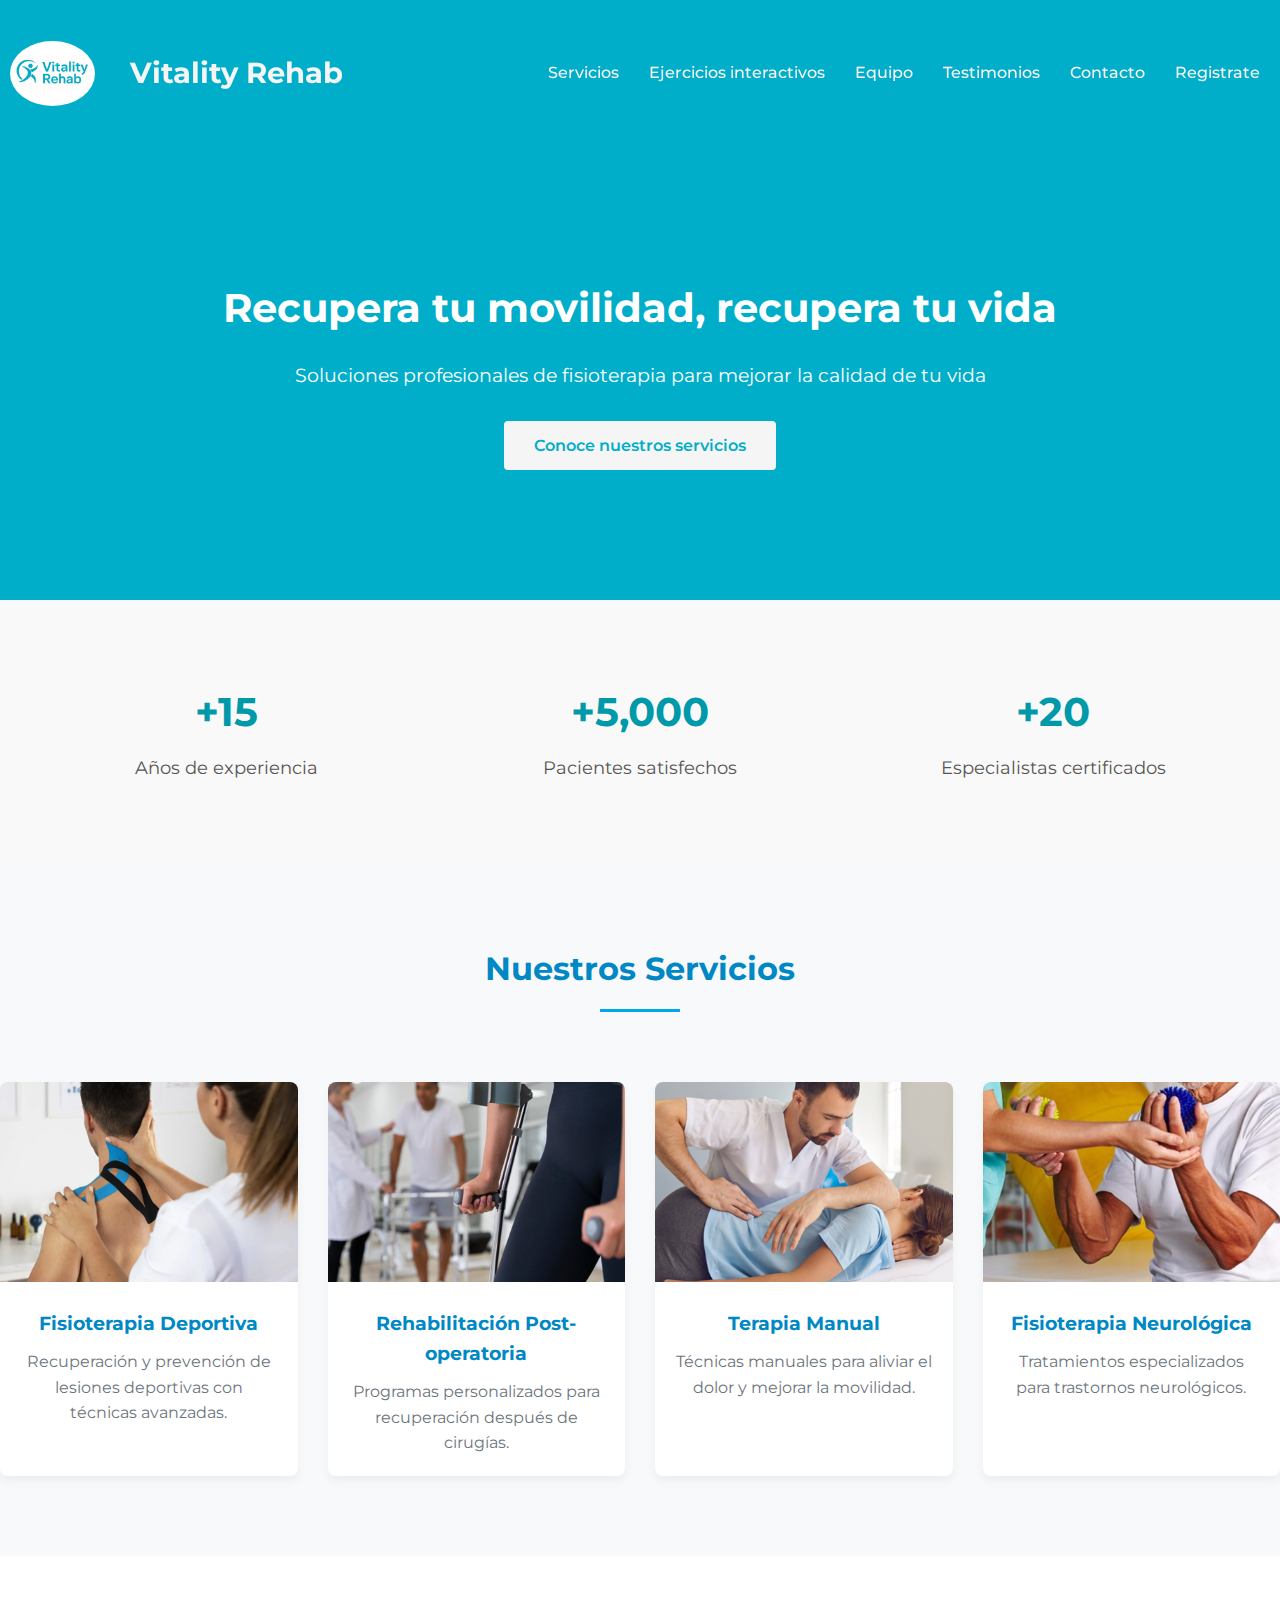
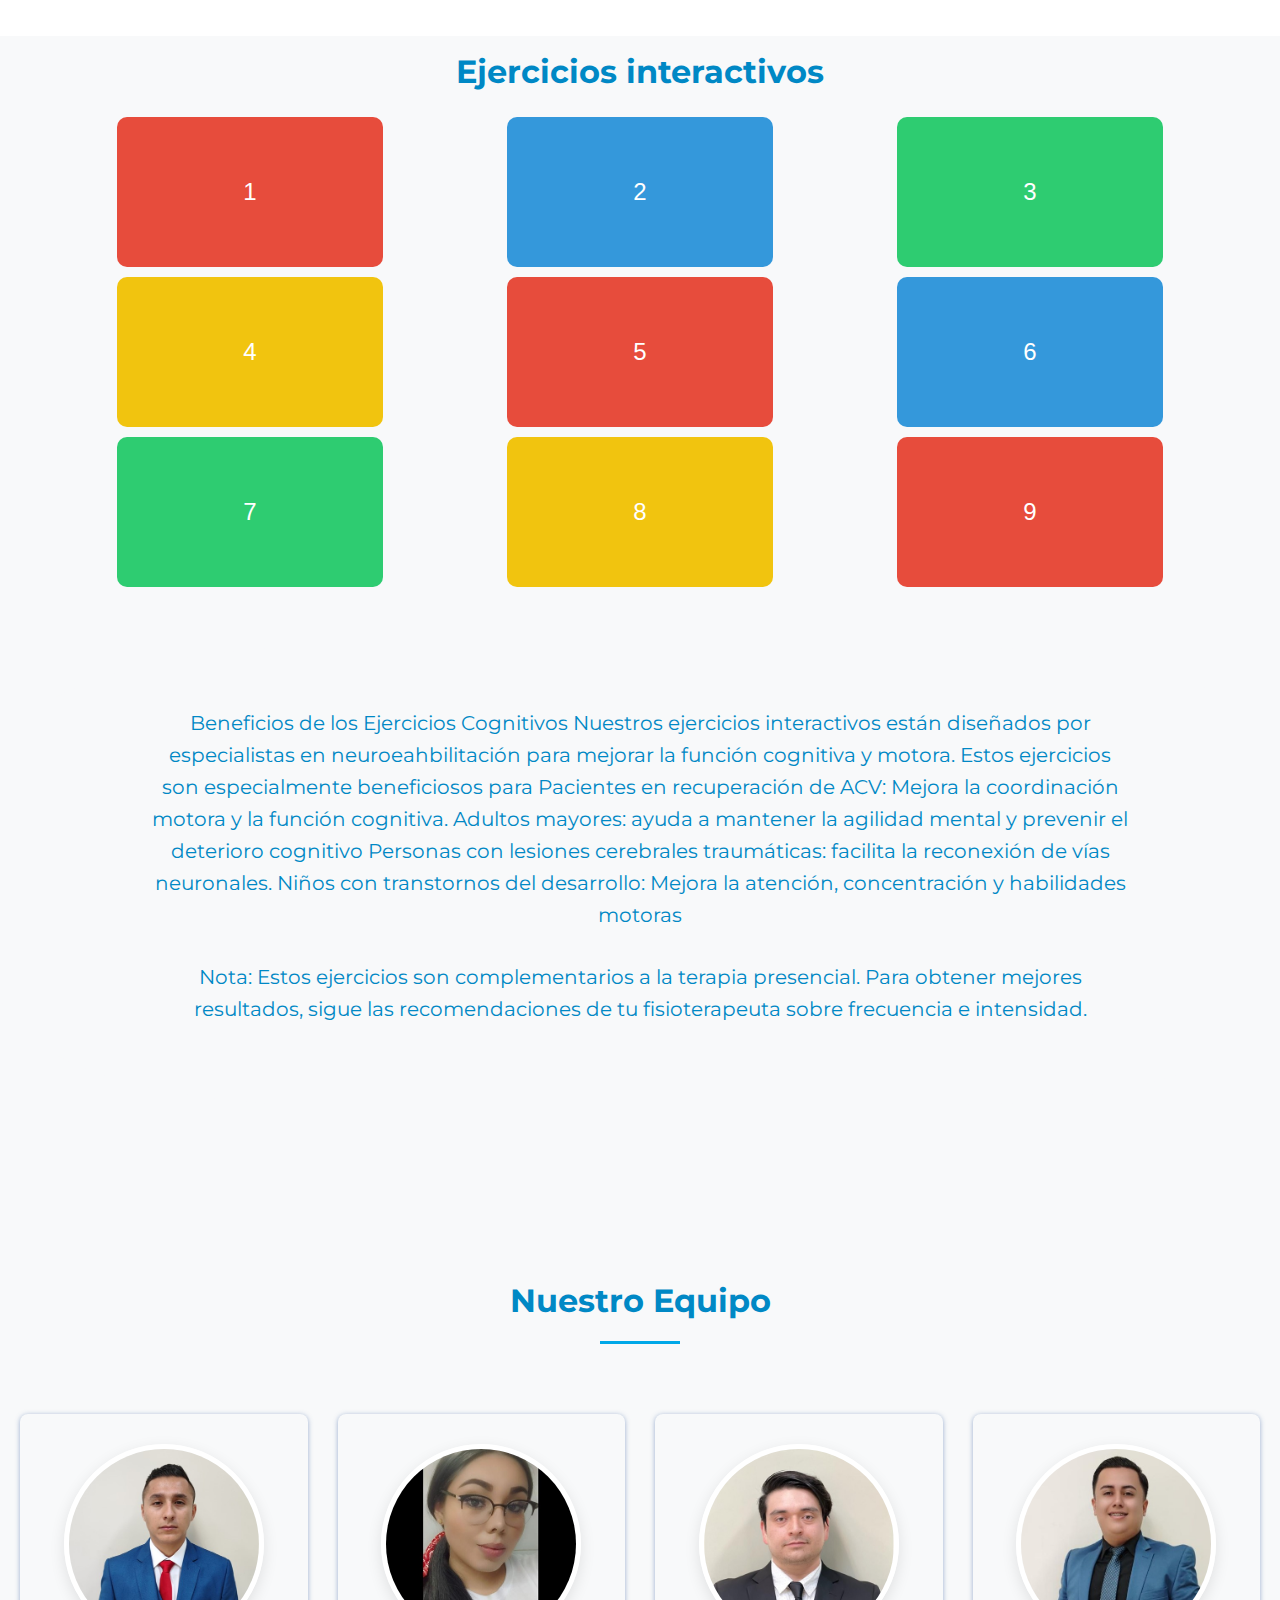
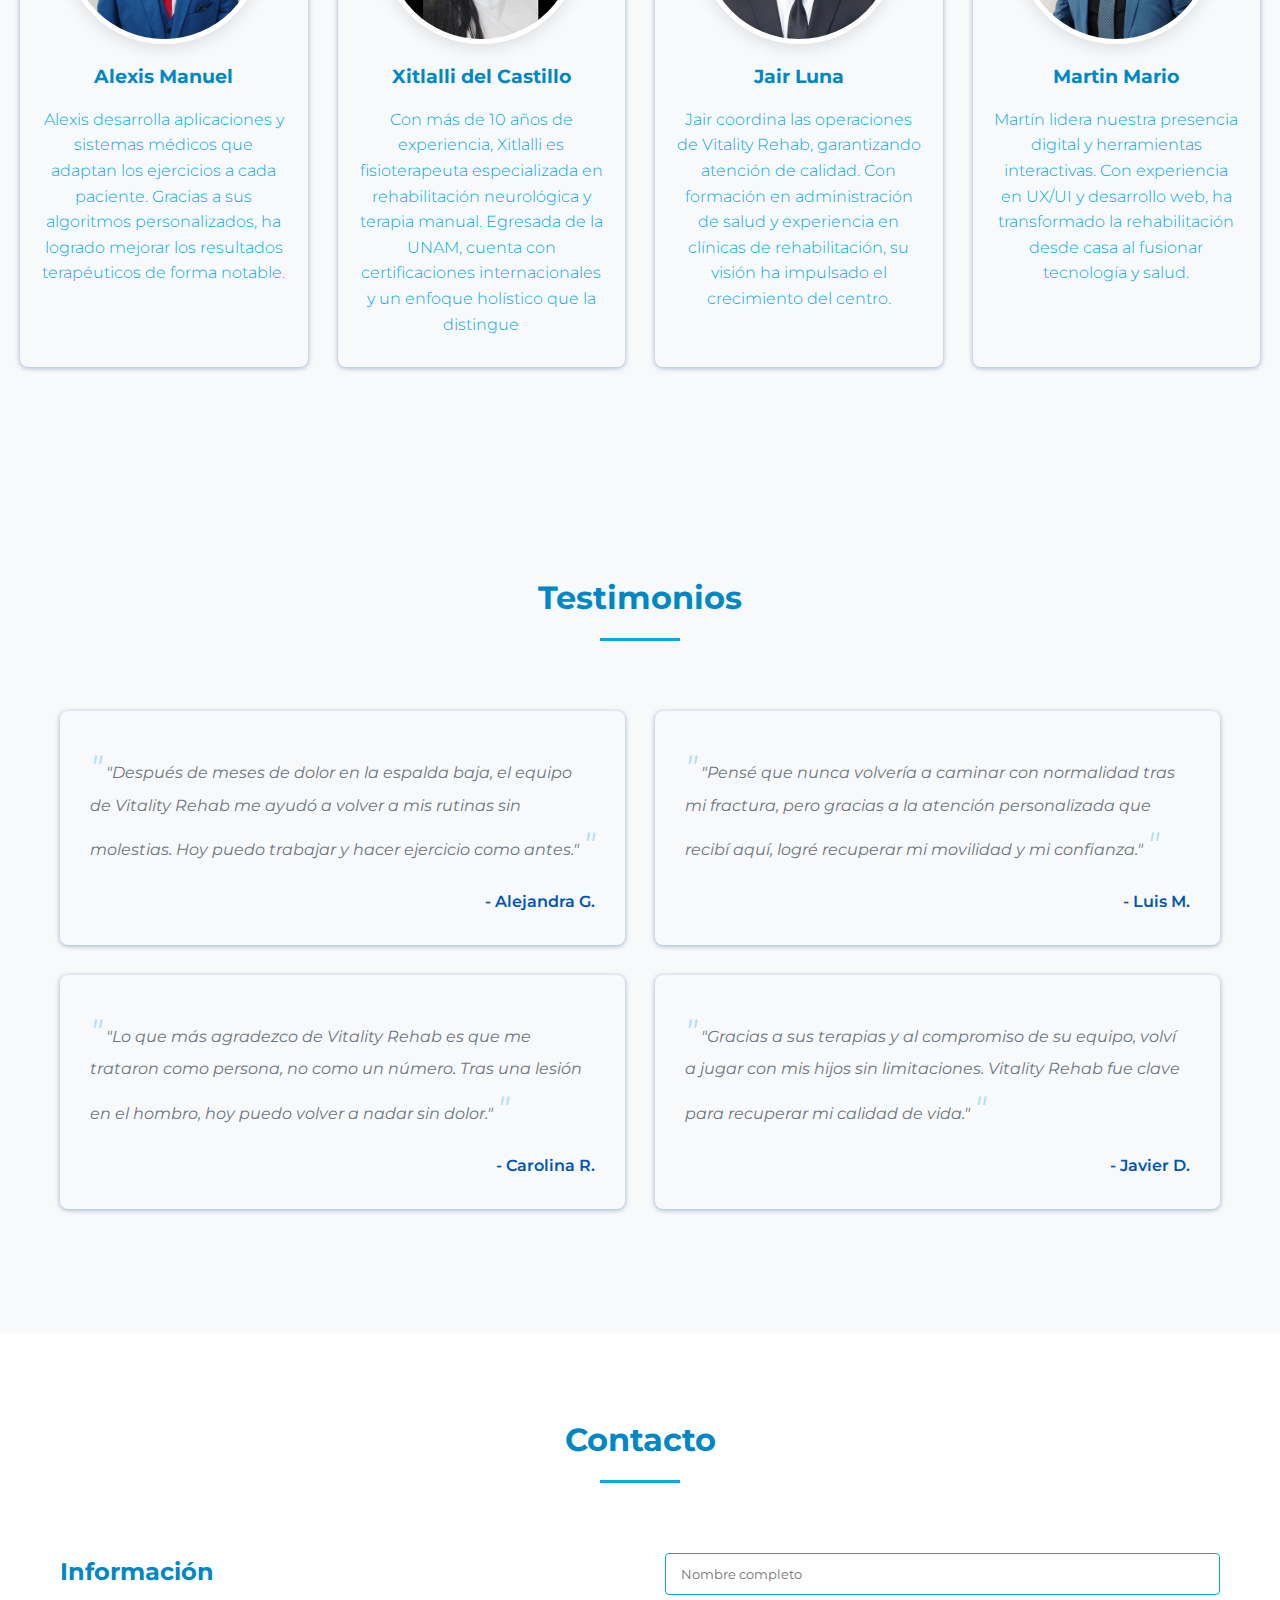
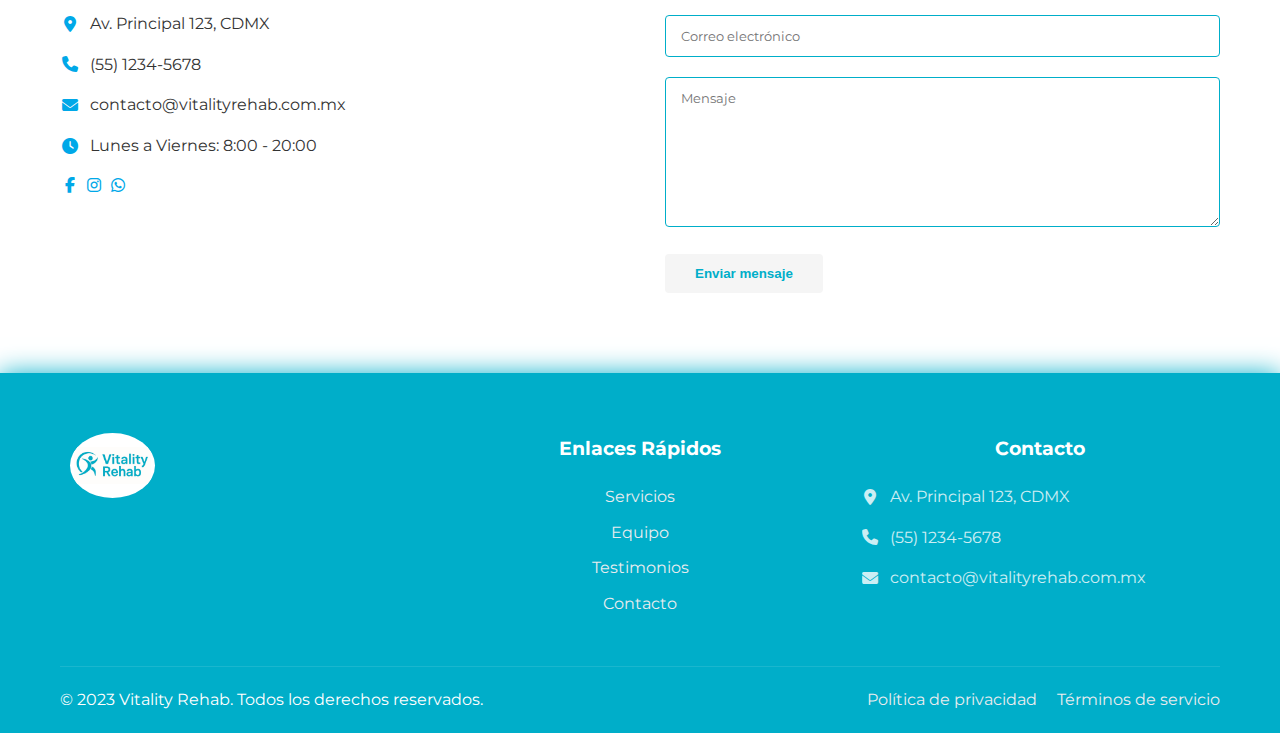
<file: index.html>
<!DOCTYPE html>
<html lang="es">
<head>
    <meta charset="UTF-8">
    <meta name="viewport" content="width=device-width, initial-scale=1.0">
    <meta http-equiv="Cache-Control" content="no-cache, no-store, must-revalidate">
    <meta http-equiv="Pragma" content="no-cache">
    <meta http-equiv="Expires" content="0">
    <title>Vitality Rehab - Centro de Rehabilitación Especializado</title>
    <link href="https://fonts.googleapis.com/css2?family=Montserrat:wght@400;500;600;700&display=swap" rel="stylesheet">
    <link rel="stylesheet" href="https://cdnjs.cloudflare.com/ajax/libs/font-awesome/6.5.0/css/all.min.css">
    <link rel="stylesheet" href="/styles.css?v=1.1">
</head>
<body>
    <header class="header">
        <div class="container-header">

            <div class="main-nav">
                <div class="logo">
                    <img src="img/Logo.png" class="logo">
                </div>
                <div>
                    <h1>Vitality Rehab</h1>
                </div>
                <nav class="main-nav-services">
                    <a href="#servicios">Servicios</a>
                    <a href="#interactive">Ejercicios interactivos</a>
                    <a href="#equipo">Equipo</a>
                    <a href="#testimonios">Testimonios</a>
                    <a href="#contacto">Contacto</a>
                    <a href="login.html" class="btn-login">Registrate</a>
                </nav>
            </div>
            
        </div>
    </header>

    <section class="hero" >
        <div class="container">
            <h2>Recupera tu movilidad, recupera tu vida</h2>
            <p>Soluciones profesionales de fisioterapia para mejorar la calidad de tu vida</p>
            <a href="#servicios" class="btn-primary">Conoce nuestros servicios</a>
        </div>
    </section>

    <section id="calification">
        <div class="container-calification">
          <div class="stat">
            <h2>+15</h2>
            <p>Años de experiencia</p>
          </div>
          <div class="stat">
            <h2>+5,000</h2>
            <p>Pacientes satisfechos</p>
          </div>
          <div class="stat">
            <h2>+20</h2>
            <p>Especialistas certificados</p>
          </div>
        </div>
      </section>
      
    <section id="servicios" class="services">
        <div class="container-services">
            <h2 class="section-title">Nuestros Servicios</h2>
            <div class="services-grid">
                <div id="servicios-card" class="service-card">
                    <img src="img/fisioterapia-deportiva.png" alt="Fisioterapia Deportiva"> 
                    <h3>Fisioterapia Deportiva</h3>
                    <p>Recuperación y prevención de lesiones deportivas con técnicas avanzadas.</p>
                </div>
                <div class="service-card">
                    <img src="img/rehabilitacion-postoperatoria.png" alt="Rehabilitación Postoperatoria"> 
                    <h3>Rehabilitación Post-operatoria</h3>
                    <p>Programas personalizados para recuperación después de cirugías.</p>
                </div>
                <div class="service-card">
                     <img src="img/terapia-manual.png" alt="Terapia Manual">
                    <h3>Terapia Manual</h3>
                    <p>Técnicas manuales para aliviar el dolor y mejorar la movilidad.</p>
                </div>
                <div class="service-card">
                  <img src="img/fisioterapia-neurologica.jpg" alt="Fisioterapia Neurológica"> 
                    <h3>Fisioterapia Neurológica</h3>
                    <p>Tratamientos especializados para trastornos neurológicos.</p>
                </div>
            </div>
        </div>
    </section>

<section id="interactive" style="padding: 40px;">

</section>

    <section  class="interactive-grid">
        <div  class="container-interactive">
            <h2 class="section-title-interactive">Ejercicios interactivos</h2>
            <div class="interactive">

                <div  class="interactive-game">
                    <button class="red-button">1</button>
                    <button class="blue-button">2</button>
                    <button class="green-button">3</button>
                    <button class="yellow-button">4</button>
                    <button class="red-button">5</button>
                    <button class="blue-button">6</button>
                    <button class="green-button">7</button>
                    <button class="yellow-button">8</button>
                    <button class="red-button">9</button>
                </div>

                <div class="instruccions-game">
                    <p class="instruccions">Beneficios de los Ejercicios Cognitivos 
                        Nuestros ejercicios interactivos están diseñados por especialistas en neuroeahbilitación para mejorar la función cognitiva y motora. Estos ejercicios son especialmente beneficiosos para 
                        Pacientes en recuperación de ACV: Mejora la coordinación motora y la función cognitiva.
                        Adultos mayores: ayuda a mantener la agilidad mental y prevenir el deterioro cognitivo 
                        Personas con lesiones cerebrales traumáticas: facilita la reconexión de vías neuronales.
                        Niños con transtornos del desarrollo: Mejora la atención, concentración y habilidades motoras 
                        </p>
                    <p class="instruccions-note">
                        Nota: Estos ejercicios son complementarios a la terapia presencial. Para obtener mejores resultados, sigue las recomendaciones de tu fisioterapeuta sobre frecuencia e intensidad.
                    </p>
                </div>
        </div>
    </section>

    <section id="equipo" class="team">
        <div class="container-team">
            <h2 class="section-title">Nuestro Equipo</h2>
            <div class="team-grid">
                <div class="team-member">
                    <img src="img/Alexis.jpg" alt="Alexis Manuel">
                    <h3>Alexis Manuel</h3>
                    <p class="specialty">Alexis desarrolla aplicaciones y sistemas médicos que adaptan los ejercicios a cada paciente. Gracias a sus algoritmos personalizados, ha logrado mejorar los resultados terapéuticos de forma notable.
                    </p>
                </div>
                <div class="team-member">
                    <img src="img/Xitlali.jpg" alt="Xitlalli del Castillo"> 
                    <h3>Xitlalli del Castillo</h3>
                    <p class="specialty">Con más de 10 años de experiencia, Xitlalli es fisioterapeuta especializada en rehabilitación neurológica y terapia manual. Egresada de la UNAM, cuenta con certificaciones internacionales y un enfoque holístico que la distingue</p>
                </div>
                <div class="team-member">
                    <img src="img/Jair.jpg" alt="Jair Luna"> 
                    <h3>Jair Luna</h3>
                    <p class="specialty">Jair coordina las operaciones de Vitality Rehab, garantizando atención de calidad. Con formación en administración de salud y experiencia en clínicas de rehabilitación, su visión ha impulsado el crecimiento del centro.</p>
                </div>
                <div class="team-member">
                     <img src="img/Mario.jpg" alt="Martin Mario"> 
                     <h3>Martin Mario</h3>
                     <p class="specialty">Martín lidera nuestra presencia digital y herramientas interactivas. Con experiencia en UX/UI y desarrollo web, ha transformado la rehabilitación desde casa al fusionar tecnología y salud.</p>
                 </div>
                 
            </div>
        </div>
    </section>

    <section id="testimonios" class="testimonials">
        <div class="container">
            <h2 class="section-title">Testimonios</h2>
            <div class="testimonials-grid">
                <div class="testimonial">
                    <blockquote>
                        "Después de meses de dolor en la espalda baja, el equipo de Vitality Rehab me ayudó a volver a mis rutinas sin molestias. Hoy puedo trabajar y hacer ejercicio como antes."                    </blockquote>
                    <p class="author">- Alejandra G.</p>
                </div>
                <div class="testimonial">
                    <blockquote>
                        "Pensé que nunca volvería a caminar con normalidad tras mi fractura, pero gracias a la atención personalizada que recibí aquí, logré recuperar mi movilidad y mi confianza."                    </blockquote>
                    <p class="author">- Luis M.</p>
                </div>
            </div>
            <div class="testimonials-grid">
                <div class="testimonial">
                    <blockquote>
                        "Lo que más agradezco de Vitality Rehab es que me trataron como persona, no como un número. Tras una lesión en el hombro, hoy puedo volver a nadar sin dolor."                     </blockquote>
                    <p class="author">- Carolina R.</p>
                </div>
                <div class="testimonial">
                    <blockquote>
                        "Gracias a sus terapias y al compromiso de su equipo, volví a jugar con mis hijos sin limitaciones. Vitality Rehab fue clave para recuperar mi calidad de vida."                    </blockquote>
                    <p class="author">- Javier D.</p>
                </div>
            </div>
        </div>
    </section>

    <section id="contacto" class="contact">
        <div class="container">
            <h2 class="section-title">Contacto</h2>
            <div class="contact-grid">
                <div class="contact-info">
                    <h3>Información</h3>
                    <p><i class="fas fa-map-marker-alt"></i> Av. Principal 123, CDMX</p>
                    <p><i class="fas fa-phone"></i> (55) 1234-5678</p>
                    <p><i class="fas fa-envelope"></i> contacto@vitalityrehab.com.mx</p>
                    <p><i class="fas fa-clock"></i> Lunes a Viernes: 8:00 - 20:00</p>
                    <div class="social-links">
                        <a href="#"><i class="fab fa-facebook-f"></i></a>
                        <a href="#"><i class="fab fa-instagram"></i></a>
                        <a href="#"><i class="fab fa-whatsapp"></i></a>
                    </div>
                </div>
                <form class="contact-form">
                    <div class="form-group">
                        <input type="text" placeholder="Nombre completo" required>
                    </div>
                    <div class="form-group">
                        <input type="email" placeholder="Correo electrónico" required>
                    </div>
                    <div class="form-group">
                        <textarea placeholder="Mensaje" rows="5" required></textarea>
                    </div>
                    <button type="submit" class="btn-primary">Enviar mensaje</button>
                </form>
            </div>
        </div>
    </section>

    <footer class="footer">
        <div class="container">
            <div class="footer-content">
                <div class="logo">
                  <img src="img/Logo.png" alt="Vitality Rehab Logo">
                  
                </div>

                <div class="footer-links">
                    <h3>Enlaces Rápidos</h3>
                    <a href="#servicios">Servicios</a>
                    <a href="#equipo">Equipo</a>
                    <a href="#testimonios">Testimonios</a>
                    <a href="#contacto">Contacto</a>
                </div>
                <div class="footer-contact">
                    <h3>Contacto</h3>
                    <p><i class="fas fa-map-marker-alt"></i> Av. Principal 123, CDMX</p>
                    <p><i class="fas fa-phone"></i> (55) 1234-5678</p>
                    <p><i class="fas fa-envelope"></i> contacto@vitalityrehab.com.mx</p>
                </div>
            </div>
            <div class="footer-bottom">
                <p>&copy; 2023 Vitality Rehab. Todos los derechos reservados.</p>
                <div class="legal-links">
                    <a href="#">Política de privacidad</a>
                    <a href="#">Términos de servicio</a>
                </div>
            </div>
        </div>
    </footer>

    <link rel="stylesheet" href="https://cdnjs.cloudflare.com/ajax/libs/font-awesome/6.5.0/css/all.min.css">
    <script src="script.js?v=1.1"></script>
</body>
</html>
</file>
<file: styles.css>
:root {
    --primary-color: #0056b3;
    --secondary-color: #003366;
    --accent-color: #00a8e8;
    --light-color: #f8f9fa;
    --dark-color: #212529;
    --text-color: #333;
    --white: #ffffff;
    --gray: #6c757d;
    --light-gray: #e9ecef;
}

* {
    margin: 0;
    padding: 0;
    box-sizing: border-box;
}

body {
    font-family: 'Montserrat', sans-serif;
    color: var(--text-color);
    line-height: 1.6;
}

.container {
    width: 100%;
    max-width: 1200px;
    margin: 0 auto;
    padding: 0 20px;
}

/* Header Styles */
.header {
    background-color: #00AEC9;
    box-shadow: 0 1px 25px #00AEC9;
    position: sticky;
    top: 0;
    z-index: 100;
}

.container-header {
    padding: 30px 0;
}


.logo {
    width: 85px;
    height: 65px;
    border-radius: 50%;
    background-color: white;
    display: flex;
    justify-content: center;
    align-items: center;
    overflow: hidden;
    margin-left: 10px;
}

.logo img {
    width: 90%;
    height: 90%;
    object-fit: contain;
    margin-left: 0;
}


.header h1 {
    color: whitesmoke;
    font-size: 1.8rem;
    font-weight: 700;
    margin: 20px;
    margin-top: 20px;
    margin-left: 5px;
}

.header p {
    color: var(--light-color);
    font-size: 1rem;
    font-weight: 400;
    margin-top: 15px;
    margin-bottom: 20px;
    margin-left: 20px;
}


.main-nav {
    display: flex;
    gap: 30px;
    text-align: left;
    justify-content: flex-start;
    align-items: center;
}

.main-nav-services {
    display: flex;
    gap: 30px;
    text-align: right;
    position: absolute;
    right: 20px;
}

.main-nav-services a {
    display: flex;
    text-decoration: none;
    color: whitesmoke;
    font-weight: 500;
    transition: color 0.3s;
    align-items: center;

}

.main-nav-services a:hover {
    color: #0088c5;
}

.btn-login {
    background-color: #00AEC9;

    border-radius: 4px;
    font-weight: 600;
}

.btn-login:hover {
    color: var(--white);
}

/* Hero Section */
.hero {
    background-color: #00AEC9;
    background-size: cover;
    background-position: center;
    color: var(--white);
    padding: 130px 0;
    text-align: center;
}

.hero h2 {
    font-size: 2.5rem;
    margin-bottom: 20px;
    font-weight: 700;
}

.hero p {
    font-size: 1.2rem;
    margin-bottom: 30px;
}

.btn-primary {
    background-color: whitesmoke;
    color: #00AEC9;
    padding: 12px 30px;
    border: none;
    border-radius: 4px;
    font-weight: 600;
    text-decoration: none;
    display: inline-block;
    transition: background-color 0.3s;
}

.btn-primary:hover {
    background-color:#00AEC9;
    color: whitesmoke;
    box-shadow: whitesmoke 0 0 5px;
}


/* Section calification */
#calification {
    padding: 80px 20px;
    background-color: #f9f9f9; 
    text-align: center;
  }
  
  .container-calification {
    max-width: 1200px;
    margin: 0 auto;
    display: flex;
    flex-wrap: wrap;
    justify-content: center;
    gap: 40px;
  }
  
  .stat {
    flex: 1 1 200px;
  }
  
  .stat h2 {
    font-size: 2.5rem;
    color: #0099aa;
    margin: 0;
  }
  
  .stat p {
    margin-top: 10px;
    font-size: 1.1rem;
    color: #555;
  }
  


/* Section Titles */
.section-title {
    text-align: center;
    margin-bottom:70px;
    color: #0088c5;
    font-size: 2rem;
    font-weight: 700;
    position: relative;
}

.section-title::after {
    content: '';
    display: block;
    width: 80px;
    height: 3px;
    background-color: var(--accent-color);
    margin: 15px auto 0;
}

/* Services Section */
.services {
    padding: 80px 0;
    background-color: var(--light-color);
}

.services-grid {
    display: grid;
    grid-template-columns: repeat(auto-fit, minmax(250px, 1fr));
    gap: 30px;
}

.service-card {
    background-color: var(--white);
    border-radius: 8px;
    overflow: hidden;
    box-shadow: 0 5px 10px rgba(0, 0, 0, 0.05);
    transition: transform 0.3s, box-shadow 0.3s;
}

.service-card:hover {
    transform: translateY(-10px);
    box-shadow: 0px 0px 10px rgb(116, 162, 176);
}

.service-card img {
    width: 100%;
    height: 200px;
    object-fit: cover;
}

.service-card h3 {
    padding: 20px 20px 10px;
    color: #0088c5;
    text-align: center;
}

.service-card p {
    padding: 0 20px 20px;
    color: var(--gray);
    text-align: center;
}

/* interactive Section */


.interactive-grid {
    display: block;
    grid-template-columns: repeat(auto-fit, minmax(300px, 1fr));
    gap: 30px;
    padding: 60px 0;
    background-color: var(--light-color);
    padding-top: 10px;
    
}

.section-title-interactive {
   margin-bottom: 10px;
   text-align: center;
   color: #0088c5;
   font-size: 2rem;
   font-weight: 700;
   position: relative;
}

/* Estilo del tablero (ajustado para 3x3) */
.interactive-game {
    display: grid; 
    grid-template-columns: repeat(3, 1fr); 
    gap: 10px; 
    justify-items: center; 
    align-items: center; 
    padding: 60px;
    background-color: var(--light-color);
    padding-top: 10px;
   
  }
  
  /* Estilo para los botones */
  .interactive-game button {
    width: 70%; 
    height: 150px; 
    font-size: 24px;
    border: none;
    border-radius: 10px; 
    color: white;
    cursor: pointer;
  }

  .interactive-game button:hover {
    background-color: whitesmoke;
    color: #00AEC9;
    transition: all 0.3s ease;
  }
  
  /* Colores de botones */
  .red-button {
    background-color: #e74c3c;
  }
  
  .blue-button {
    background-color: #3498db;
  }
  
  .green-button {
    background-color: #2ecc71;
  }
  
  .yellow-button {
    background-color: #f1c40f;
    color: black; 
  }
  

.instruccions-game{
    display: grid;
    gap: 10px; 
    justify-items: center; 
    align-items: center; 
    padding: 60px;
    background-color: var(--light-color);
    padding-left: 150px ;
    padding-right: 150px;
    border-radius: 25%;
    
}

.instruccions-game p{
    font-size: 20px;
    color: #0088c5;
    text-align: center;
    margin-bottom: 20px; /* Espacio entre el texto y el botón */

}


/* Team Section */
.team {
    padding: 80px 0;
    background-color: var(--light-color);}

.team-grid {
    display: grid;
    grid-template-columns: repeat(auto-fit, minmax(220px, 1fr));
    gap: 30px;
    width: 100%;
}

.container-team {
    text-align: center;
    padding: 30px 20px;
    border-radius: 8px; 
    
}


.team-member {
    text-align: center;
    background-color: var(--light-color);
    padding: 30px 20px;
    border-radius: 8px; 
    box-shadow: 0 1px 5px rgba(58, 98, 163, 0.50);
    width: 100%; /* Hace que ocupe toda su celda */
    height: 100%; /* Solo, si quieres que todas tengan misma altura */
}

.team-member img {
    width: 200px;
    height: 200px;
    border-radius: 50%;
    object-fit: cover;
    margin-bottom: 10px;
    border: 5px solid var(--white);
    box-shadow: 0 5px 15px rgba(0, 0, 0, 0.1);
}

.team-member h3 {
    color: #0088c5;
    margin-bottom: 15px;
    font-size: 100;
    font-weight: 700;
}

.specialty {
    color: #00a8e8;
    font-weight: 300;
}

/* Testimonials Section */
.testimonials {
    padding: 95px 0;
    background-color: var(--light-color);
}

.testimonials-grid {
    display: grid;
    grid-template-columns: repeat(auto-fit, minmax(300px, 1fr));
    gap: 30px;
}

.testimonial {
    background-color: var(--light-color);
    padding: 30px;
    border-radius: 8px;
    box-shadow: 0 1px 5px rgba(58, 98, 163, 0.50);
    margin-bottom: 30px;
}

.testimonial blockquote {
    font-style: italic;
    color: var(--gray);
    margin-bottom: 20px;
    position: relative;
}

.testimonial blockquote::before,
.testimonial blockquote::after {
    content: '"';
    font-size: 2rem;
    color: var(--accent-color);
    opacity: 0.3;
}

.author {
    font-weight: 600;
    color: var(--primary-color);
    text-align: right;
}

/* Contact Section */
.contact {
    padding: 80px 0;
    background-color: var(--white);
}

.contact-grid {
    display: grid;
    grid-template-columns: repeat(auto-fit, minmax(300px, 1fr));
    gap: 50px;
}

.contact-info {
    margin-bottom: 30px;
}

.contact-info h3 {
    color:#0088c5;
    margin-bottom: 20px;
    font-size: 1.5rem;
}

.contact-info p {
    margin-bottom: 15px;
    display: flex;
    align-items: center;
    gap: 10px;
}

.contact-info i {
    color: var(--accent-color);
    width: 20px;
    text-align: center;
}

.social-media {
    display: flex;
    gap: 15px;
    margin-top: 30px;
}

.social-media a {
    display: flex;
    align-items: center;
    justify-content: center;
    width: 40px;
    height: 40px;
    background-color: var(--primary-color);
    color: var(--white);
    border-radius: 50%;
    transition: background-color 0.3s;
}

.social-media a:hover {
    background-color: var(--accent-color);
}

.contact-form .form-group {
    margin-bottom: 20px;
}

.contact-form input,
.contact-form textarea {
    width: 100%;
    padding: 12px 15px;
    border: 1px solid #00AEC9;
    border-radius: 4px;
    font-family: 'Montserrat', sans-serif;
}

.contact-form textarea {
    resize: vertical;
    min-height: 150px;
}

/* Footer */
.footer {
    color: var(--white);
    padding: 60px 0 0;
    background-color: #00AEC9;
    box-shadow: 0 1px 25px #00AEC9;
}

.footer-content {
    display: grid;
    grid-template-columns: repeat(auto-fit, minmax(250px, 1fr));
    gap: 40px;
    margin-bottom: 40px;
}

.footer-logo img {
    height: 50px;
    margin-bottom: 15px;
}

.footer-content p {
    opacity: 0.8;
    line-height: 1.6;
}

.footer-links h3,
.footer-contact h3 {
    font-size: 1.2rem;
    margin-bottom: 20px;
    color: var(--white);
    text-align: center;
}

.footer-links a {
    display: block;
    color: var(--light-gray);
    margin-bottom: 10px;
    text-decoration: none;
    transition: color 0.3s;
    text-align: center;
}

.footer-links a:hover {
    color: var(--accent-color);
}

.footer-contact p {
    margin-bottom: 15px;
    display: flex;
    align-items: center;
    gap: 10px;
    opacity: 0.8;
}

.footer-contact i {
    width: 20px;
    text-align: center;
}

.footer-bottom {
    border-top: 1px solid rgba(255, 255, 255, 0.1);
    padding: 20px 0;
    display: flex;
    flex-wrap: wrap;
    justify-content: space-between;
    align-items: center;
}

.legal-links {
    display: flex;
    gap: 20px;
}

.legal-links a {
    color: var(--light-gray);
    text-decoration: none;
    transition: color 0.3s;
}

.legal-links a:hover {
    color: var(--accent-color);
}

  

/* Responsive Design */
@media (max-width: 1080px) {
    .header .container-header {
        width: 100%;
        justify-content: center;
        gap: 15px;
        flex-wrap: wrap;
        padding: 20px 10px;
        text-align: center;
    }

    .logo {
        margin-left: auto;
        margin-right: auto;
    }

    .header h1,
    .header p {
        text-align: center;
        margin-left: 0;
        margin-right: 0;
    }

    .main-nav {
        width: 100%;
        flex-direction: column;
        align-items: center;
        justify-content: center;
        gap: 5px;
    }

    .main-nav-services {
        position: static; /* se elimina el absolute */
        width: 100%;
        flex-direction: column;
        align-items: center;
        justify-content: center;
        text-align: center;
        gap: 20px;
        margin-top: 15px;
    }

    .main-nav-services a {
        justify-content: center;
        width: 100%;
    }

    .btn-login {
        margin-left: 0;
    }

    .hero h2 {
        font-size: 2rem;
    }

    .section-title {
        font-size: 1.8rem;
    }
}

@media (max-width: 480px) {
    .hero {
        padding: 80px 0;
    }
    
    .hero h2 {
        font-size: 1.8rem;
    }
    
    .hero p {
        font-size: 1rem;
    }
    
    .section-title {
        font-size: 1.5rem;
    }
    
    .footer-content {
        grid-template-columns: 1fr;
    }
    
    .footer-bottom {
        flex-direction: column;
        gap: 15px;
        text-align: center;
    }
    
    .legal-links {
        justify-content: center;
    }
}
</file>
